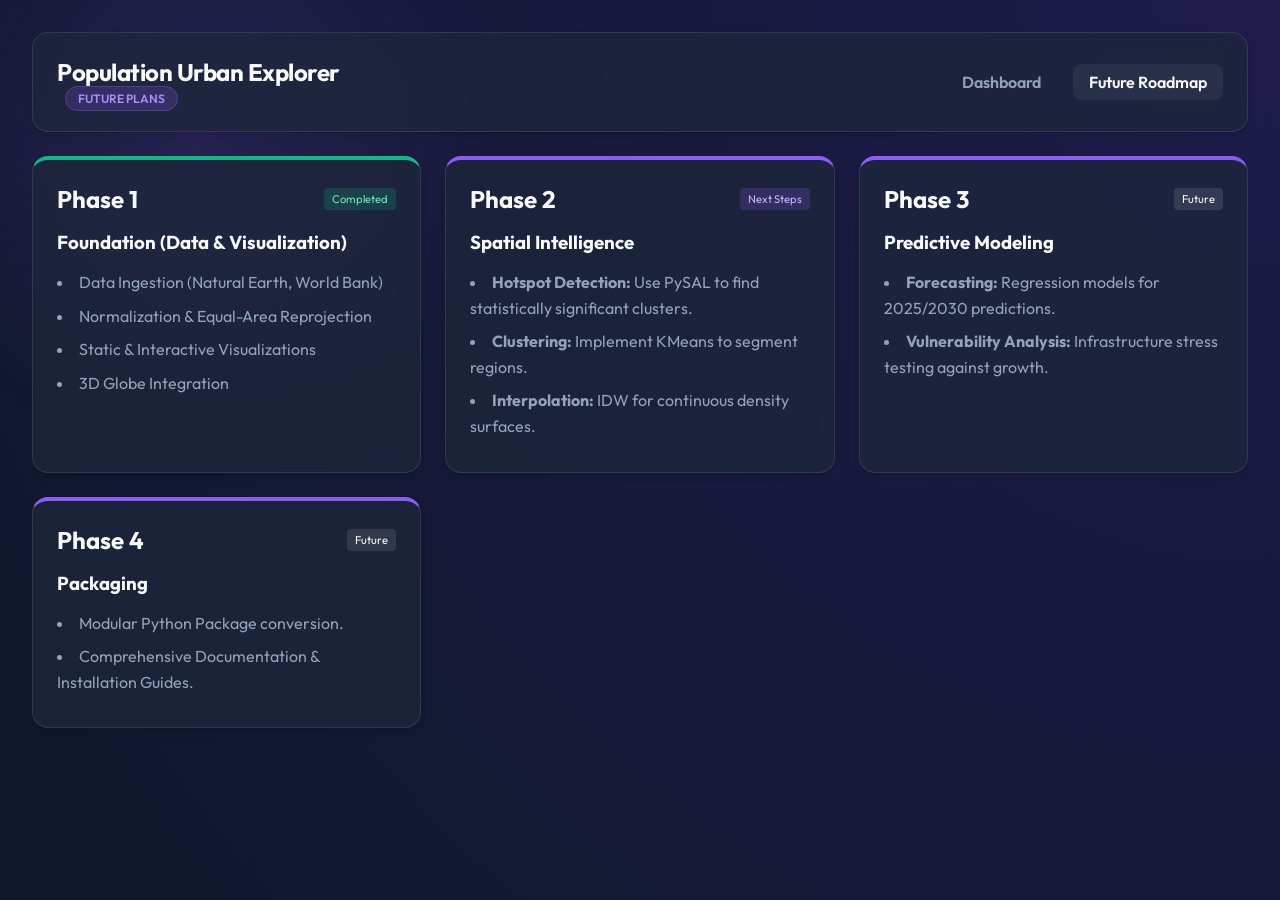
<file: web/roadmap.html>
<!DOCTYPE html>
<html lang="en">
<head>
    <meta charset="UTF-8">
    <meta name="viewport" content="width=device-width, initial-scale=1.0">
    <title>Roadmap - Population Urban Explorer</title>
    <link rel="stylesheet" href="style.css">
    <link href="https://fonts.googleapis.com/css2?family=Outfit:wght@300;400;600;700&display=swap" rel="stylesheet">
</head>
<body>
    <div class="background-globes"></div>

    <div class="app-container">
        <header class="glass-panel">
            <div class="logo">
                <h1>Population Urban Explorer</h1>
                <span class="badge">Future Plans</span>
            </div>
            <nav>
                <a href="index.html" class="nav-link">Dashboard</a>
                <a href="roadmap.html" class="nav-link active">Future Roadmap</a>
            </nav>
        </header>

        <main class="roadmap-container">
            <div class="roadmap-timeline">
                
                <!-- Phase 1 (Completed) -->
                <div class="phase-card glass-panel completed">
                    <div class="phase-header">
                        <h2>Phase 1</h2>
                        <span class="status-badge done">Completed</span>
                    </div>
                    <h3>Foundation (Data & Visualization)</h3>
                    <ul>
                        <li>Data Ingestion (Natural Earth, World Bank)</li>
                        <li>Normalization & Equal-Area Reprojection</li>
                        <li>Static & Interactive Visualizations</li>
                        <li>3D Globe Integration</li>
                    </ul>
                </div>

                <!-- Phase 2 -->
                <div class="phase-card glass-panel upcoming">
                    <div class="phase-header">
                        <h2>Phase 2</h2>
                        <span class="status-badge next">Next Steps</span>
                    </div>
                    <h3>Spatial Intelligence</h3>
                    <ul>
                        <li><strong>Hotspot Detection:</strong> Use PySAL to find statistically significant clusters.</li>
                        <li><strong>Clustering:</strong> Implement KMeans to segment regions.</li>
                        <li><strong>Interpolation:</strong> IDW for continuous density surfaces.</li>
                    </ul>
                </div>

                <!-- Phase 3 -->
                <div class="phase-card glass-panel upcoming">
                    <div class="phase-header">
                        <h2>Phase 3</h2>
                        <span class="status-badge future">Future</span>
                    </div>
                    <h3>Predictive Modeling</h3>
                    <ul>
                        <li><strong>Forecasting:</strong> Regression models for 2025/2030 predictions.</li>
                        <li><strong>Vulnerability Analysis:</strong> Infrastructure stress testing against growth.</li>
                    </ul>
                </div>

                <!-- Phase 4 -->
                <div class="phase-card glass-panel upcoming">
                    <div class="phase-header">
                        <h2>Phase 4</h2>
                        <span class="status-badge future">Future</span>
                    </div>
                    <h3>Packaging</h3>
                    <ul>
                        <li>Modular Python Package conversion.</li>
                        <li>Comprehensive Documentation & Installation Guides.</li>
                    </ul>
                </div>

            </div>
        </main>
    </div>
</body>
</html>
</file>
<file: web/style.css>
:root {
    --bg-dark: #0f172a;
    --glass-bg: rgba(30, 41, 59, 0.7);
    --glass-border: rgba(255, 255, 255, 0.1);
    --accent: #8b5cf6; /* Violet */
    --accent-glow: #a78bfa;
    --text-main: #f8fafc;
    --text-muted: #94a3b8;
    --font-main: 'Outfit', sans-serif;
}

* {
    margin: 0;
    padding: 0;
    box-sizing: border-box;
}

body {
    background-color: var(--bg-dark);
    color: var(--text-main);
    font-family: var(--font-main);
    overflow-x: hidden;
    min-height: 100vh;
    background: radial-gradient(circle at top right, #1e1b4b, #0f172a);
}

.background-globes {
    position: fixed;
    top: -20%;
    left: -10%;
    width: 50vw;
    height: 50vw;
    background: radial-gradient(circle, rgba(139, 92, 246, 0.15), transparent 70%);
    z-index: -1;
    border-radius: 50%;
    animation: pulse 10s infinite alternate;
}

@keyframes pulse {
    0% { transform: scale(1); opacity: 0.5; }
    100% { transform: scale(1.1); opacity: 0.8; }
}

.app-container {
    max-width: 1400px;
    margin: 0 auto;
    padding: 2rem;
    display: flex;
    flex-direction: column;
    gap: 1.5rem;
    height: 100vh;
}

/* Glassmorphism Panel */
.glass-panel {
    background: var(--glass-bg);
    backdrop-filter: blur(12px);
    -webkit-backdrop-filter: blur(12px);
    border: 1px solid var(--glass-border);
    border-radius: 16px;
    padding: 1.5rem;
    box-shadow: 0 4px 6px -1px rgba(0, 0, 0, 0.1), 0 2px 4px -1px rgba(0, 0, 0, 0.06);
}

/* Header */
header {
    display: flex;
    justify-content: space-between;
    align-items: center;
}

.logo h1 {
    font-size: 1.5rem;
    font-weight: 700;
    letter-spacing: -0.5px;
}

.badge {
    background: rgba(139, 92, 246, 0.2);
    color: var(--accent-glow);
    padding: 0.25rem 0.75rem;
    border-radius: 9999px;
    font-size: 0.75rem;
    font-weight: 600;
    text-transform: uppercase;
    margin-left: 0.5rem;
    border: 1px solid rgba(139, 92, 246, 0.3);
}

nav {
    display: flex;
    gap: 1rem;
}

.nav-link {
    color: var(--text-muted);
    text-decoration: none;
    font-weight: 600;
    transition: color 0.3s ease;
    padding: 0.5rem 1rem;
    border-radius: 8px;
}

.nav-link:hover, .nav-link.active {
    color: var(--text-main);
    background: rgba(255, 255, 255, 0.05);
}

/* Dashboard Layout */
.dashboard-grid {
    display: grid;
    grid-template-columns: 300px 1fr;
    gap: 1.5rem;
    flex: 1;
    min-height: 0; /* Important for scroll */
}

/* Controls */
.controls {
    display: flex;
    flex-direction: column;
    gap: 2rem;
}

.controls h2 {
    font-size: 1rem;
    color: var(--text-muted);
    margin-bottom: 1rem;
    text-transform: uppercase;
    letter-spacing: 1px;
}

.toggle-group {
    display: flex;
    flex-direction: column;
    gap: 0.75rem;
}

.nav-btn {
    background: transparent;
    border: 1px solid var(--glass-border);
    color: var(--text-muted);
    padding: 1rem;
    border-radius: 12px;
    text-align: left;
    cursor: pointer;
    transition: all 0.3s ease;
    font-size: 1rem;
    font-family: var(--font-main);
    display: flex;
    align-items: center;
    gap: 0.75rem;
}

.nav-btn:hover {
    background: rgba(255, 255, 255, 0.05);
    border-color: rgba(255, 255, 255, 0.2);
    color: var(--text-main);
}

.nav-btn.active {
    background: linear-gradient(135deg, rgba(139, 92, 246, 0.2), rgba(139, 92, 246, 0.1));
    border-color: var(--accent);
    color: var(--text-main);
    box-shadow: 0 0 15px rgba(139, 92, 246, 0.3);
}

.info-box p {
    color: var(--text-muted);
    line-height: 1.6;
    margin-top: 0.5rem;
}

/* Viewport */
.viewport {
    padding: 0; 
    overflow: hidden;
    position: relative;
    min-height: 600px; /* Ensure globe renders */
}

.visual-container {
    width: 100%;
    height: 100%;
    display: flex;
    justify-content: center;
    align-items: center;
    background: rgba(0,0,0,0.2);
    border-radius: 16px;
}

.visual-content {
    width: 100%;
    height: 100%;
    min-height: 600px; /* Ensure globe renders */
    border-radius: 16px;
    object-fit: contain; /* For images */
}

/* Roadmap Specifics */
.roadmap-container {
    flex: 1;
    overflow-y: auto;
    padding-bottom: 2rem;
}

.roadmap-timeline {
    display: grid;
    grid-template-columns: repeat(auto-fit, minmax(300px, 1fr));
    gap: 1.5rem;
}

.phase-card {
    display: flex;
    flex-direction: column;
    gap: 1rem;
    border-top: 4px solid var(--glass-border);
}

.phase-card.completed { border-top-color: #10b981; }
.phase-card.upcoming { border-top-color: var(--accent); }

.phase-header {
    display: flex;
    justify-content: space-between;
    align-items: center;
}

.status-badge {
    font-size: 0.7rem;
    padding: 0.25rem 0.5rem;
    border-radius: 4px;
    background: rgba(255,255,255,0.1);
}

.status-badge.done { background: rgba(16, 185, 129, 0.2); color: #6ee7b7; }
.status-badge.next { background: rgba(139, 92, 246, 0.2); color: #c4b5fd; }

ul {
    list-style-position: inside;
    color: var(--text-muted);
    line-height: 1.6;
}

li { margin-bottom: 0.5rem; }
</file>
